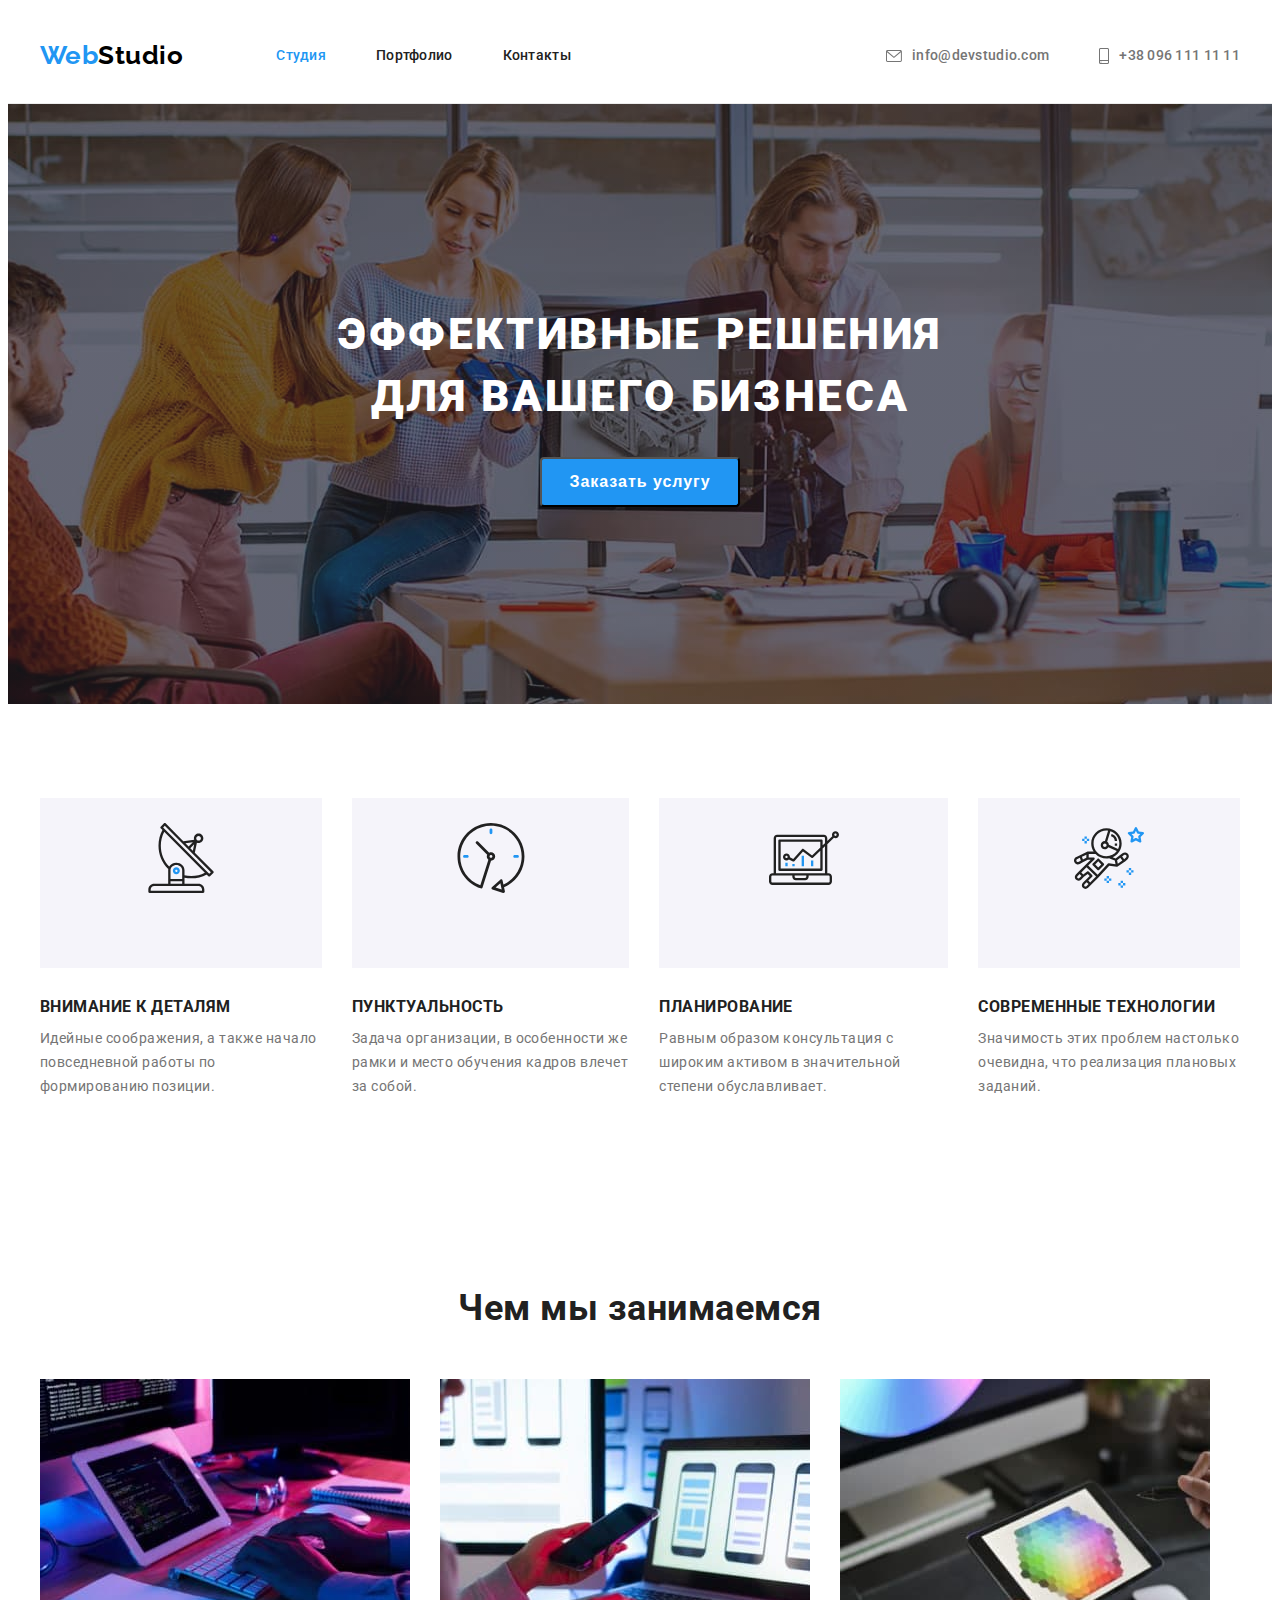
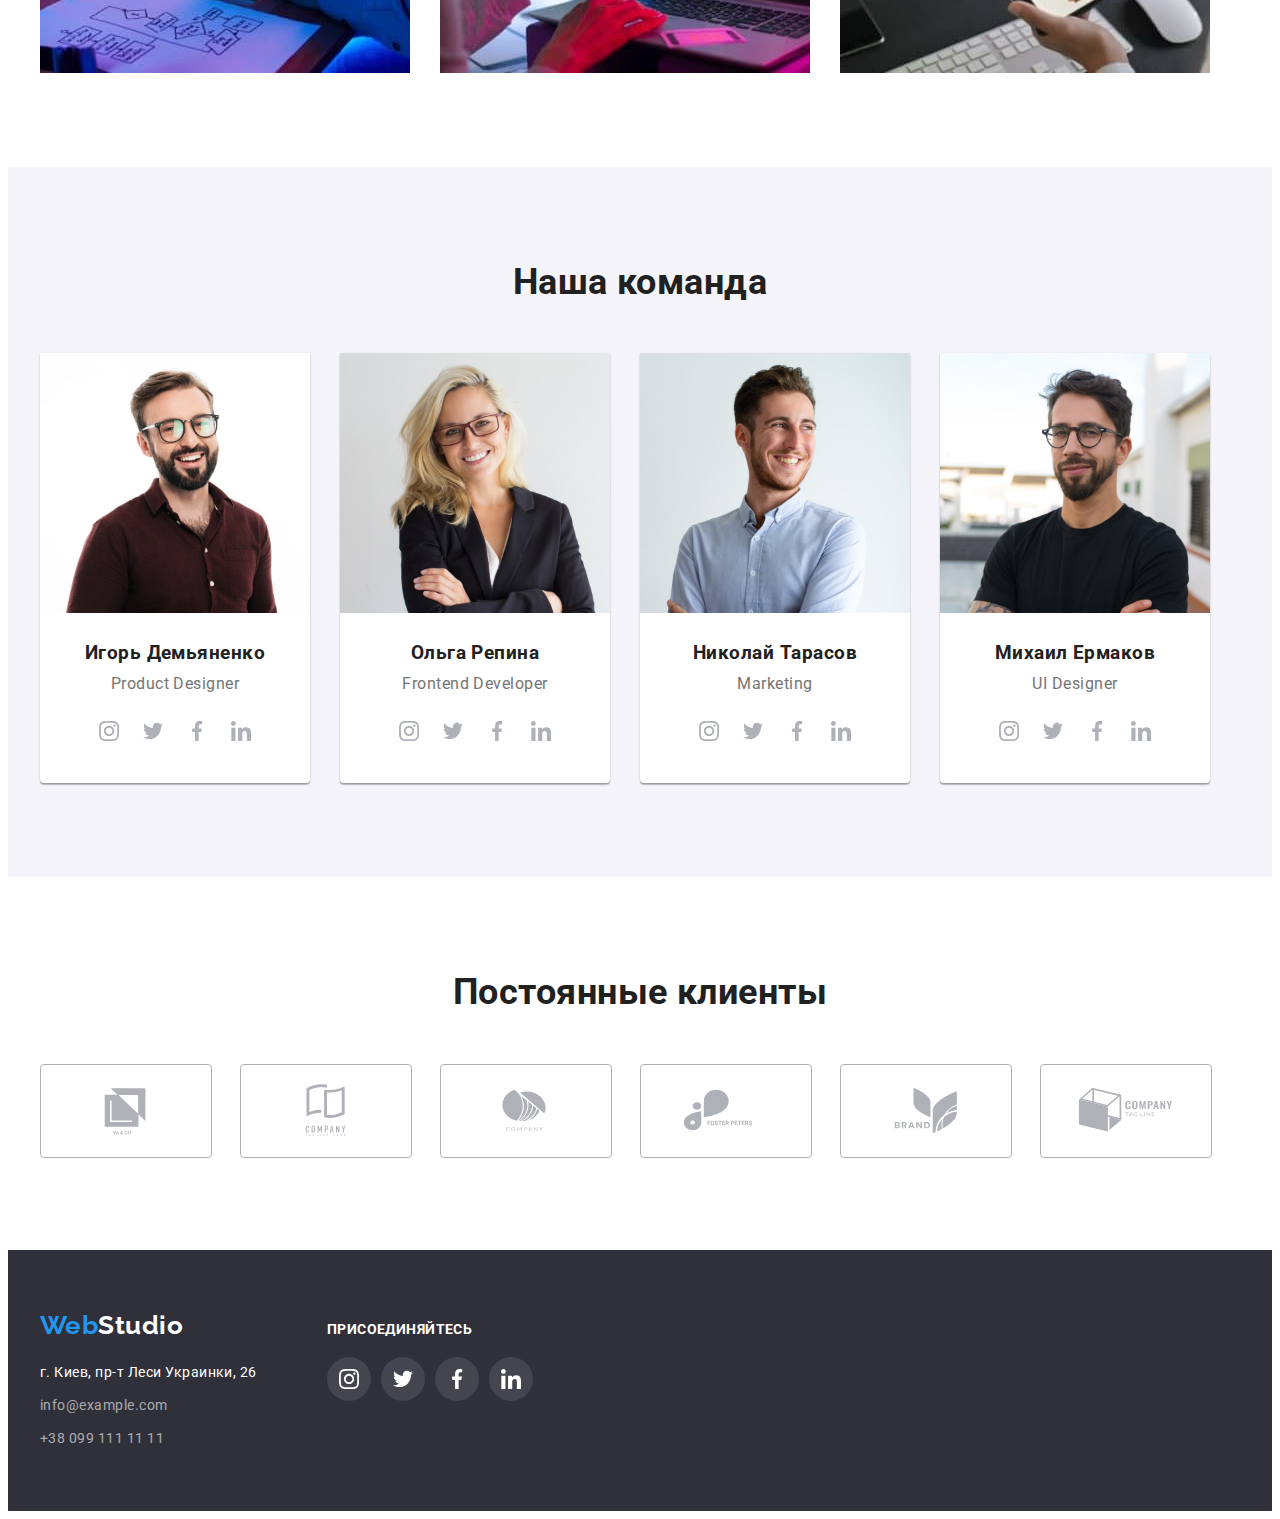
<file: index.html>
<!DOCTYPE html>
<html lang="ru">

<head>
    <meta charset="UTF-8" />
    <meta name="viewport" content="width=device-width, initial-scale=1.0" />
    <title>Document</title>
    <link rel="preconnect" href="https://fonts.gstatic.com">
    <link href="https://fonts.googleapis.com/css2?family=Raleway:wght@700&family=Roboto:wght@400;500;700;900&display=swap" rel="stylesheet">
    <link rel="stylesheet" href="https://cdnjs.cloudflare.com/ajax/libs/modern-normalize/1.0.0/modern-normalize.min.css" integrity="sha512-ISS7cAi1PEhQ8jnbJpJZMd29NlhNj4AWYyLOSp2CE/CsHxTCu+r+t0D2yoJudVrd0/8fTVPUVDzY5Tvli75u/g==" crossorigin="anonymous" referrerpolicy="no-referrer" />
    <link rel="stylesheet" href="./css/style.css">
</head>

<body>
    <!-- Верхняя линия -->
    <header class="header">
      <div class="container header-container">
        <nav class="navigation">
            <a class="logo-header link" href="">
                <span class="first-word">Web</span>Studio
            </a>

            <ul class="menu list"> 
                <li class="menu-item">
                    <a class="menu-link link current" href="index.html">Студия</a>
                </li>
                <li class="menu-item">
                    <a class="menu-link link" href="portfolio.html">Портфолио</a>
                </li>
                <li class="menu-item">
                    <a class="menu-link link" href="">Контакты</a>
                </li>   
            </ul>
        </nav>
        <ul class="menu list">
            <li class="contact-menu">
              <a class="contact link" href="mailto:info@devstudio.com">
                <svg width="16" heigth="12" class="mail-icon">
                    <use href="./images/icons.svg#icon-mail"></use>
                </svg>  
                    info@devstudio.com</a>
            </li>
           <li class="contact-menu">
              <a class="contact link" href="tel:+380961111111">
                <svg width="10" heigth="16" class="phone-icon">
                    <use href="./images/icons.svg#icon-smartphone"></use>
                </svg>  
                    +38 096 111 11 11</a>
            </li>
        </ul>
      </div>
       
    </header>

    <main>
        <!-- Шапка сайта-->
        <section class="hero">
            <div class="container hero-container">
                <h2 class="hero-title">
                    эффективные решения для вашего бизнеса
                </h2>
                <button class="button" type="button">
                    Заказать услугу
                </button>
            </div>
        </section>

        <!-- Особенности -->
        <section class="section">
            <div class="container">
                <h2 hidden>
                    Наши сильные стороны
                </h2>
        
                <ul class="features list">
                    <li class="feature-item">
                        <div class="feature-item-color">
                            <svg class="item-icon">
                                <use href="./images/icons.svg#icon-antenna"></use>
                            </svg>
                        </div>
                         <h3 class="feature-title">внимание к деталям</h3>
                        <p>
                             Идейные соображения, а также начало повседневной работы по формированию позиции.
                        </p>
                    </li>
                    <li class="feature-item">
                        <div class="feature-item-color">
                            <svg class="item-icon">
                                <use href="./images/icons.svg#icon-vector"></use>
                            </svg>
                        </div>
                        <h3 class="feature-title">пунктуальность</h3>
                        <p>
                             Задача организации, в особенности же рамки и место обучения кадров влечет за собой.
                        </p>
                    </li>
                    <li class="feature-item">
                        <div class="feature-item-color">
                            <svg class="item-icon">
                                <use href="./images/icons.svg#icon-diagram"></use>
                            </svg>
                        </div>
                        <h3 class="feature-title">планирование</h3>
                        <p>
                             Равным образом консультация с широким активом в значительной степени обуславливает.
                        </p>
                     </li>
                    <li class="feature-item">
                        <div class="feature-item-color">
                            <svg class="item-icon">
                                <use href="./images/icons.svg#icon-astronaut"></use>
                            </svg>
                        </div>
                        <h3 class="feature-title">современные технологии</h3>
                         <p>
                            Значимость этих проблем настолько очевидна, что реализация плановых заданий.
                         </p>
                     </li>
                 </ul>
            </div>

        </section>

        <!-- Чем мы занимаемся -->

        <section class="section">
             <div class="container">
                <h2 class="heading">Чем мы занимаемся</h2>
                <ul class="work-container list">
                    <li class="work-item">
                        <img src="./images/1.jpg" alt="Человек набирает код на планшете" width="370" height="294"/>
                    </li>
                    <li class="work-item">
                        <img src="./images/2.jpg" alt="Человек работает с телефоном и ноутбуком" width="370" height="294"/>
                   </li>
                    <li class="work-item">
                        <img src="./images/3.jpg" alt="Дизайнер определяет цветовую гаму" width="370" height="294"/>
                    </li>
                </ul>
             </div>

        </section>

        <!-- Наша команда -->
        
        <section class="team section">
           <div class="container">
            <h2 class="heading">Наша команда</h2>
            <ul class="team-container list">
                
                <li class="team-desc">
                    <img 
                        src="./images/team_card_1.jpg" 
                        alt="Мужчина в очках и бордовой рубашке" 
                        width="270" height="260"
                    />

                    <div class="team-card">
                        <h3 class="person-name">Игорь Демьяненко</h3>
                        <p class="job-name">Product Designer</p>
                        <ul class="social-list list">
                            <li class="social-list-item">
                                <a class="social-list-item-link">
                                    <svg class="social-list-icon">
                                        <use href="./images/icons.svg#icon-instagram"></use>
                                    </svg>
                                </a>
                            </li>

                            <li class="social-list-item">
                                <a class="social-list-item-link">
                                    <svg class="social-list-icon">
                                        <use href="./images/icons.svg#icon-twitter"></use>
                                    </svg>
                                </a>
                            </li>

                            <li class="social-list-item">
                                <a class="social-list-item-link">
                                    <svg class="social-list-icon">
                                        <use href="./images/icons.svg#icon-facebook"></use>
                                    </svg>
                                </a>
                            </li>

                            <li class="social-list-item">
                                <a class="social-list-item-link">
                                    <svg class="social-list-icon">
                                        <use href="./images/icons.svg#icon-linkedin"></use>
                                    </svg>
                                </a>
                            </li>
                        </ul>
                    </div>
                </li>

                <li class="team-desc">
                         <img 
                            src="./images/team_card_2.jpg" 
                            alt="Блондинка в очках и черном пиджаке" 
                            width="270" height="260"
                        />
    
                        <div class="team-card">
                            <h3 class="person-name">Ольга Репина</h3>
                            <p class="job-name">Frontend Developer</p>
                            <ul class="social-list list">
                                <li class="social-list-item">
                                    <a class="social-list-item-link">
                                        <svg class="social-list-icon">
                                            <use href="./images/icons.svg#icon-instagram"></use>
                                        </svg>
                                    </a>
                                </li>
    
                                <li class="social-list-item">
                                    <a class="social-list-item-link">
                                        <svg class="social-list-icon">
                                            <use href="./images/icons.svg#icon-twitter"></use>
                                        </svg>
                                    </a>
                                </li>
    
                                <li class="social-list-item">
                                    <a class="social-list-item-link">
                                        <svg class="social-list-icon">
                                            <use href="./images/icons.svg#icon-facebook"></use>
                                        </svg>
                                    </a>
                                </li>
    
                                <li class="social-list-item">
                                    <a class="social-list-item-link">
                                        <svg class="social-list-icon">
                                            <use href="./images/icons.svg#icon-linkedin"></use>
                                        </svg>
                                    </a>
                                </li>
                            </ul>    
                        </div>
                </li>
                
                <li class="team-desc">
                            <img src="./images/team_card_3.jpg" 
                            alt="Улыбающийся мужчина в голубой рубашке" 
                            width="270" height="260"/>

                        <div class="team-card">
                            <h3 class="person-name">Николай Тарасов</h3>
                            <p class="job-name">Marketing</p>
                            <ul class="social-list list">
                                <li class="social-list-item">
                                    <a class="social-list-item-link">
                                        <svg class="social-list-icon">
                                            <use href="./images/icons.svg#icon-instagram"></use>
                                        </svg>
                                    </a>
                                </li>
    
                                <li class="social-list-item">
                                    <a class="social-list-item-link">
                                        <svg class="social-list-icon">
                                            <use href="./images/icons.svg#icon-twitter"></use>
                                        </svg>
                                    </a>
                                </li>
    
                                <li class="social-list-item">
                                    <a class="social-list-item-link">
                                        <svg class="social-list-icon">
                                            <use href="./images/icons.svg#icon-facebook"></use>
                                        </svg>
                                    </a>
                                </li>
    
                                <li class="social-list-item">
                                    <a class="social-list-item-link">
                                        <svg class="social-list-icon">
                                            <use href="./images/icons.svg#icon-linkedin"></use>
                                        </svg>
                                    </a>
                                </li>
                            </ul>    
                        </div>
                </li>
                
                <li class="team-desc">
                            <img src="./images/team_card_4.jpg" 
                            alt="Мужчина в очках и черной футболке" 
                            width="270" height="260"/>

                        <div class="team-card">
                            <h3 class="person-name">Михаил Ермаков</h3>
                            <p class="job-name">UI Designer</p>
                            <ul class="social-list list">
                                <li class="social-list-item">
                                    <a class="social-list-item-link">
                                        <svg class="social-list-icon">
                                            <use href="./images/icons.svg#icon-instagram"></use>
                                        </svg>
                                    </a>
                                </li>
    
                                <li class="social-list-item">
                                    <a class="social-list-item-link">
                                        <svg class="social-list-icon">
                                            <use href="./images/icons.svg#icon-twitter"></use>
                                        </svg>
                                    </a>
                                </li>
    
                                <li class="social-list-item">
                                    <a class="social-list-item-link">
                                        <svg class="social-list-icon">
                                            <use href="./images/icons.svg#icon-facebook"></use>
                                        </svg>
                                    </a>
                                </li>
    
                                <li class="social-list-item">
                                    <a class="social-list-item-link">
                                        <svg class="social-list-icon">
                                            <use href="./images/icons.svg#icon-linkedin"></use>
                                        </svg>
                                    </a>
                                </li>
                            </ul>    
                        </div>
                </li>

            </ul>
           </div>

        </section>

        <!--Постоянные клиенты-->

        <section class="section">
            <div class="container">
                <h2 class="heading">Постоянные клиенты</h2>
                <ul class="clients list">
                    <li class="clients-item">
                        <a class="clients-link" href="">
                            <svg width="106" heigth="60" class="clients-icon">
                                <use href="./images/icons.svg#icon-logo-1"></use>
                            </svg>
                        </a>
                    </li>

                    <li class="clients-item">                       
                         <a class="clients-link" href="">
                        <svg width="106" heigth="60" class="clients-icon">
                            <use href="./images/icons.svg#icon-logo-2"></use>
                        </svg>
                    </a>
                    </li>

                    <li class="clients-item">
                        <a class="clients-link" href="">
                            <svg width="106" heigth="60" class="clients-icon">
                                <use href="./images/icons.svg#icon-logo-3"></use>
                            </svg>
                        </a>
                    </li>

                    <li class="clients-item">
                        <a class="clients-link" href="">
                            <svg width="106" heigth="60" class="clients-icon">
                                <use href="./images/icons.svg#icon-logo-4"></use>
                            </svg>
                        </a>
                    </li>

                    <li class="clients-item">
                        <a class="clients-link" href="">
                            <svg width="106" heigth="60" class="clients-icon">
                                <use href="./images/icons.svg#icon-logo-5"></use>
                            </svg>
                        </a> 
                    </li>

                    <li class="clients-item">
                        <a class="clients-link" href="">
                            <svg width="106" heigth="60" class="clients-icon">
                                <use href="./images/icons.svg#icon-logo-6"></use>
                            </svg>
                        </a>
                    </li>
                </ul>
    
            </div>
        </section>

    </main>

    <!-- Футер -->
    <footer class="footer">
        <div class="container footer-container">
        <div class="footer-first-part">
            <a class="logo-footer link" href=""><span class="first-word">Web</span><span class="second-word">Studio</span></a>
            <address class="address">
                <ul class="list">
                    <li class="address-item">
                        <a class="adress-link" href="">г. Киев, пр-т Леси Украинки, 26</a>
                    </li>
                    <li class="address-item">
                        <a class="contact-link" href="mailto:info@example.com">info@example.com</a>
                    </li>
                    <li class="address-item">
                        <a class="contact-link" href="tel:+380991111111">+38 099 111 11 11</a>
                    </li>
                </ul>
            </address>
        </div>

        <div class="footer-second-part">
            <p class="social-link-title">присоединяйтесь</p>
            <ul class="list footer-social-list">
                <li class="footer-social-list-item">
                    <a class="footer-social-list-link">
                        <svg class="social-list-icon">
                            <use href="./images/icons.svg#icon-instagram"></use>
                        </svg>
                    </a>
                </li>

                <li class="footer-social-list-item">
                    <a class="footer-social-list-link">
                        <svg class="social-list-icon">
                            <use href="./images/icons.svg#icon-twitter"></use>
                        </svg>
                    </a>
                </li>

                <li class="footer-social-list-item">
                    <a class="footer-social-list-link">
                        <svg class="social-list-icon">
                            <use href="./images/icons.svg#icon-facebook"></use>
                        </svg>
                    </a>
                </li>

                <li class="footer-social-list-item">
                    <a class="footer-social-list-link">
                        <svg class="social-list-icon">
                            <use href="./images/icons.svg#icon-linkedin"></use>
                        </svg>
                    </a>
                </li>
            </ul>
        </div>
        </div>
    </footer>
</body>

</html>
</file>
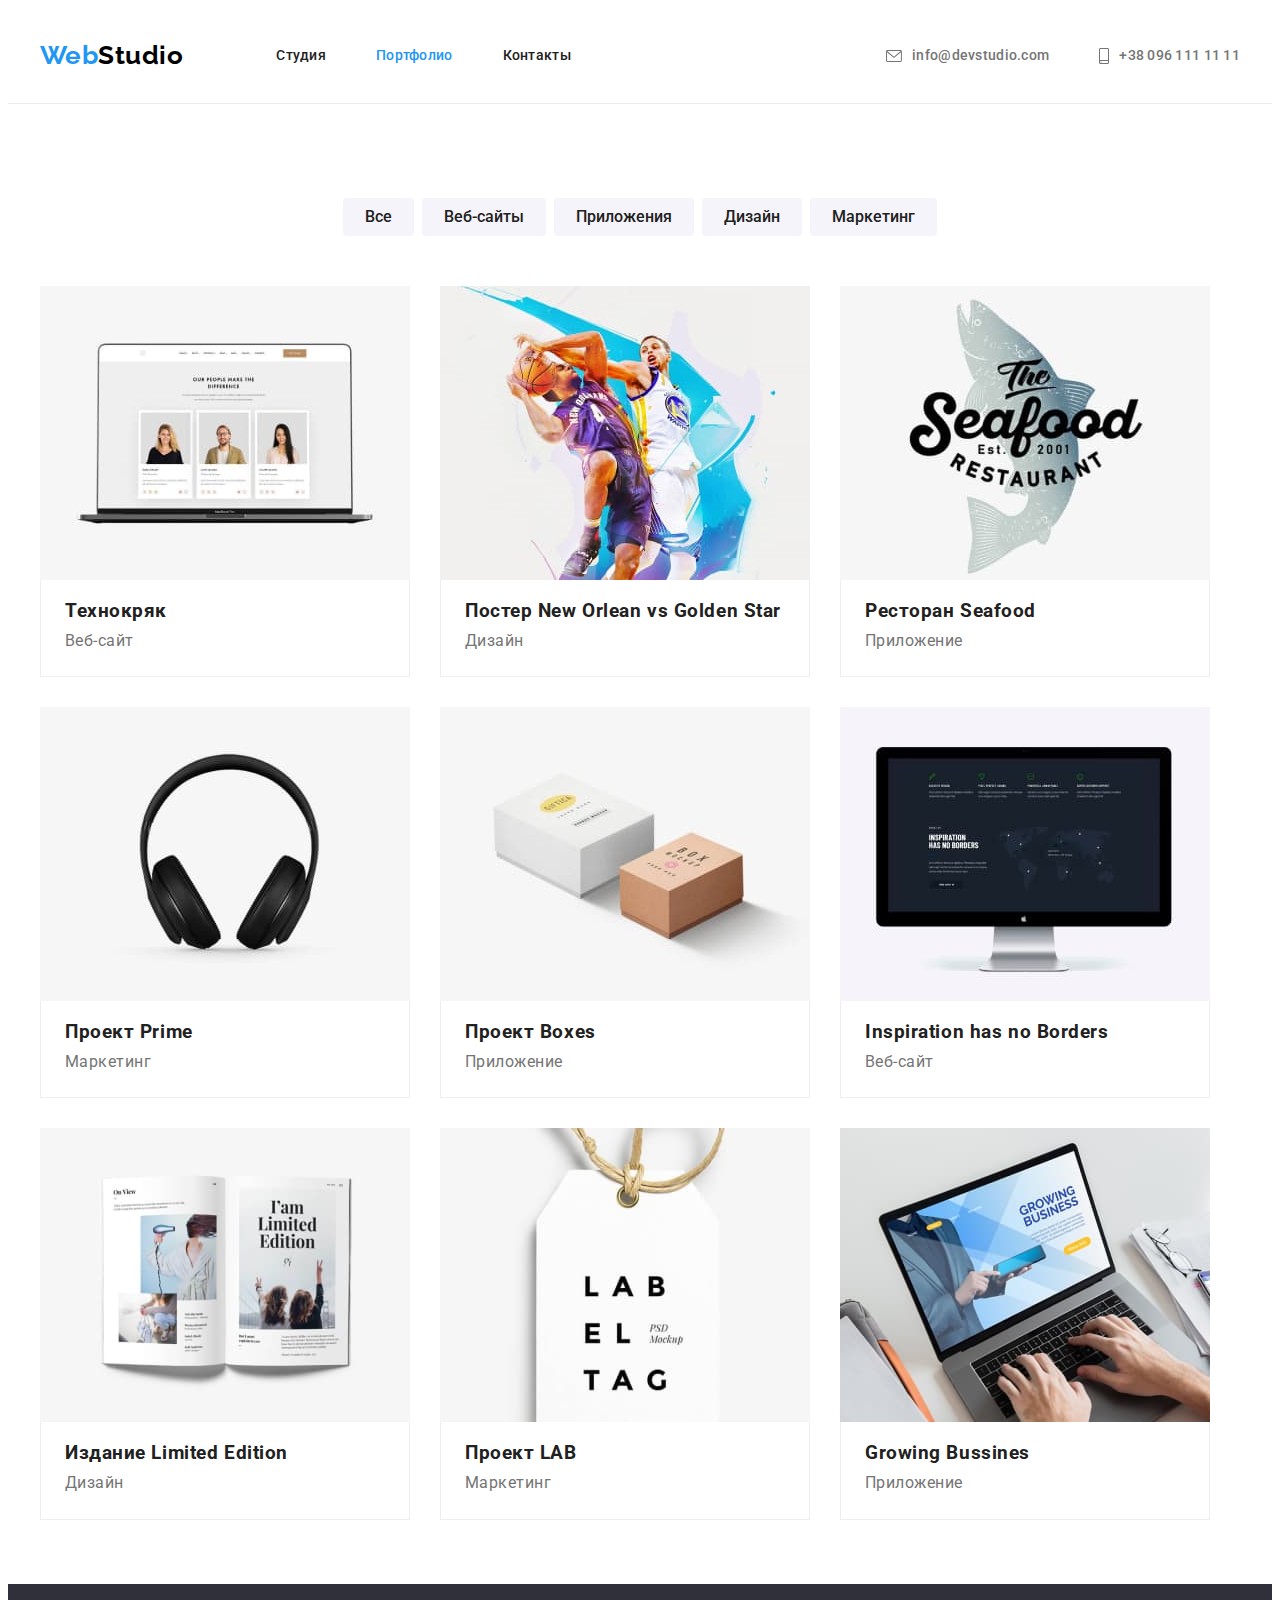
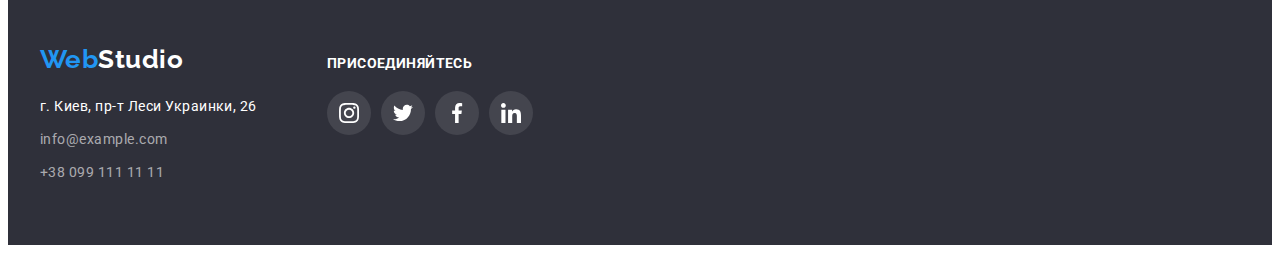
<file: portfolio.html>
<!DOCTYPE html>
<html lang="ru">

<head>
    <meta charset="UTF-8" />
    <meta name="viewport" content="width=device-width, initial-scale=1.0" />
    <title>Document</title>
    <link rel="preconnect" href="https://fonts.gstatic.com">
    <link href="https://fonts.googleapis.com/css2?family=Raleway:wght@700&family=Roboto:wght@400;500;700;900&display=swap" rel="stylesheet">
    <link rel="stylesheet" href="https://cdnjs.cloudflare.com/ajax/libs/modern-normalize/1.0.0/modern-normalize.min.css" integrity="sha512-ISS7cAi1PEhQ8jnbJpJZMd29NlhNj4AWYyLOSp2CE/CsHxTCu+r+t0D2yoJudVrd0/8fTVPUVDzY5Tvli75u/g==" crossorigin="anonymous" referrerpolicy="no-referrer" />
    <link rel="stylesheet" href="./css/style.css">
</head>

<body>

    <!-- Верхняя линия -->

    <header class="header">
        <div class="container header-container">
          <nav class="navigation">
              <a class="logo-header link" href="">
                  <span class="first-word">Web</span>Studio
              </a>
  
              <ul class="menu list"> 
                  <li class="menu-item">
                      <a class="menu-link link" href="index.html">Студия</a>
                  </li>
                  <li class="menu-item">
                      <a class="menu-link link current" href="portfolio.html">Портфолио</a>
                  </li>
                  <li class="menu-item">
                      <a class="menu-link link" href="">Контакты</a>
                  </li>   
              </ul>
          </nav>
          <ul class="menu list">
              <li class="contact-menu">
                <a class="contact link" href="mailto:info@devstudio.com">
                  <svg width="16" heigth="12" class="mail-icon">
                      <use href="./images/icons.svg#icon-mail"></use>
                  </svg>  
                      info@devstudio.com</a>
              </li>
             <li class="contact-menu">
                <a class="contact link" href="tel:+380961111111">
                  <svg width="10" heigth="16" class="phone-icon">
                      <use href="./images/icons.svg#icon-smartphone"></use>
                  </svg>  
                      +38 096 111 11 11</a>
              </li>
          </ul>
        </div>
         
      </header>
    

    <main>

        <section class="section">

         <!-- Фильтр -->

            <div class="container">
                <h1 hidden>Портфолио</h1>
                <ul class="filter list">
                    <li class="filter-button">
                        <button  class="portfolio-button" type="button">Все</button>
                    </li>
                    <li class="filter-button">
                        <button  class="portfolio-button" type="button">Веб-сайты</button>
                    </li>
                    <li class="filter-button">
                        <button  class="portfolio-button" type="button">Приложения</button>
                    </li>
                    <li class="filter-button">
                        <button  class="portfolio-button" type="button">Дизайн</button>
                    </li>
                    <li class="filter-button">
                        <button  class="portfolio-button" type="button">Маркетинг</button>
                    </li>
                </ul>
        
         <!-- Портфолио -->
    
                <ul class="card-set list">

                    <li class="item">
                        <a href="" class="item-link">
                            <img 
                            src="./images/website.jpg" 
                            alt="Веб-сайт Технокряк" 
                            width="370" height="294"
                            />

                        <div class="card-content">
                            <h3 class="card-desc">Технокряк</h3>
                            <p class="card-text">Веб-сайт</p>
                        </div>
                        </a>
                    </li>

                    <li class="item">
                        <a href="" class="item-link">
                            <img 
                            src="./images/design-new-orlean.jpg" 
                            alt="Постер Нью Орлеан и Голден Стар" 
                            width="370" height="294"
                            />

                        <div class="card-content">
                            <h3 class="card-desc">Постер New Orlean vs Golden Star</h3>
                            <p class="card-text">Дизайн</p>
                        </div>
                        </a>
                    </li>

                    <li class="item">
                        <a href="" class="item-link">
                            <img 
                            src="./images/app-seafood.jpg" 
                            alt="Ресторан Си фуд" 
                            width="370" height="294"
                            />

                        <div class="card-content">
                            <h3 class="card-desc">Ресторан Seafood</h3>
                            <p class="card-text">Приложение</p>
    
                        </div>
                        </a>
                    </li>

                    <li class="item">
                        <a href="" class="item-link">
                            <img 
                            src="./images/marketing-prime.jpg" 
                            alt="Большие черные наушники" 
                            width="370" height="294"
                            />

                        <div class="card-content">
                            <h3 class="card-desc">Проект Prime</h3>
                            <p class="card-text">Маркетинг</p>
    
                        </div>
                        </a>
                    </li>

                    <li class="item">
                        <a href="" class="item-link">
                            <img 
                            src="./images/app-boxes.jpg" 
                            alt="Белая и коричневая коробка" 
                            width="370" height="294"
                            />

                        <div class="card-content">
                            <h3 class="card-desc">Проект Boxes</h3>
                            <p class="card-text">Приложение</p>
                        </div>
                        </a>
                    </li>

                    <li class="item">
                        <a href="" class="item-link">
                            <img 
                            src="./images/website-inspiration.jpg" 
                            alt="Моноблок Эпл Ай Мак" 
                            width="370" height="294"
                            />

                        <div class="card-content">
                            <h3 class="card-desc">Inspiration has no Borders</h3>
                            <p class="card-text">Веб-сайт</p>
                            </div>
                        </a>
                    </li>

                    <li class="item">
                        <a href="" class="item-link">
                            <img 
                            src="./images/design-limited-edition.jpg" 
                            alt="Журнал Лимитед Эдишион" 
                            width="370" height="294"
                            />

                        <div class="card-content">
                            <h3 class="card-desc">Издание Limited Edition</h3>
                            <p class="card-text">Дизайн</p>
                        </div>
                        </a>
                    </li>

                    <li class="item">
                        <a href="" class="item-link">
                            <img 
                            src="./images/marketing-lab.jpg" 
                            alt="Табличка с надписью" 
                            width="370" height="294"
                            />

                        <div class="card-content">
                            <h3 class="card-desc">Проект LAB</h3>
                            <p class="card-text">Маркетинг</p>
                        </div>
                        </a>
                    </li>

                    <li class="item">
                        <a href="" class="item-link">
                            <img 
                            src="./images/app-growing-bussines.jpg" 
                            alt="Человек делает презентацию на ноутбуке" 
                            width="370" height="294"
                            />

                        <div class="card-content">
                            <h3 class="card-desc">Growing Bussines</h3>
                            <p class="card-text">Приложение</p>
                        </div>
                        </a>
                    </li>
                </ul>
            </div>
        </section>
        </div>
    </main>

    <!-- Футер -->
    <footer class="footer">
        <div class="container footer-container">
        <div class="footer-first-part">
            <a class="logo-footer link" href=""><span class="first-word">Web</span><span class="second-word">Studio</span></a>
            <address class="address">
                <ul class="list">
                    <li class="address-item">
                        <a class="adress-link" href="">г. Киев, пр-т Леси Украинки, 26</a>
                    </li>
                    <li class="address-item">
                        <a class="contact-link" href="mailto:info@example.com">info@example.com</a>
                    </li>
                    <li class="address-item">
                        <a class="contact-link" href="tel:+380991111111">+38 099 111 11 11</a>
                    </li>
                </ul>
            </address>
        </div>

        <div class="footer-second-part">
            <p class="social-link-title">присоединяйтесь</p>
            <ul class="list footer-social-list">
                <li class="footer-social-list-item">
                    <a class="footer-social-list-link">
                        <svg class="social-list-icon">
                            <use href="./images/icons.svg#icon-instagram"></use>
                        </svg>
                    </a>
                </li>

                <li class="footer-social-list-item">
                    <a class="footer-social-list-link">
                        <svg class="social-list-icon">
                            <use href="./images/icons.svg#icon-twitter"></use>
                        </svg>
                    </a>
                </li>

                <li class="footer-social-list-item">
                    <a class="footer-social-list-link">
                        <svg class="social-list-icon">
                            <use href="./images/icons.svg#icon-facebook"></use>
                        </svg>
                    </a>
                </li>

                <li class="footer-social-list-item">
                    <a class="footer-social-list-link">
                        <svg class="social-list-icon">
                            <use href="./images/icons.svg#icon-linkedin"></use>
                        </svg>
                    </a>
                </li>
            </ul>
        </div>
        </div>
    </footer>
</body>

</html>
</file>
<file: css/style.css>
:root {
    --accent-color:#2196F3;
    --title-text-color: #212121;
    --primary-text-color: #757575;
    --secondary-text-color: #FFFFFF;
    --grey-bg-color: #2F303A;
    --white-bg-color: #E5E5E5;
}

body {
    font-family: "Roboto", sans-serif;
    font-style: normal;
    font-weight: 400;
    background-color: var(--secondary-text-color);
    color: var(--primary-text-color);
    letter-spacing: 0.03em;
}

/*Верхняя линия*/

.header {
    background-color: var(--secondary-text-color);
    border-bottom: 1px solid #ECECEC;
}

.header-container {
    display: flex;
    align-items: center;
    justify-content: space-between;
    padding-top: 32px;
    padding-bottom: 32px;
}

.navigation {
    display: flex;
    align-items: center;
}

.logo-header{
    color: #000000;
    font-family: Raleway;
    font-weight: 700;
    font-size: 26px;
    line-height: 1.2;
    margin-right: 93px;
}

.link {
    text-decoration: none;
}

.link:focus,
.link:hover {
    color: var(--accent-color);
}

.first-word {
    color: var(--accent-color);
}

.menu {
    font-weight: 500;
    font-size: 14px;
    line-height: 1.14;
    letter-spacing: 0.02em;
    display: flex;
}

.list {
    list-style-type: none;
}

.menu-item:not(:last-child) {
    margin-right: 50px;
}

.menu-link {
    color: var(--title-text-color);
}

.current {
    color: var(--accent-color);
}

.contact {
    color: var(--primary-text-color);
    display: flex;
    align-items: center;
    justify-content: center;
}

.contact-menu {
    display: flex;
    align-items: center;
    justify-content: center;
}

.contact-menu:not(:last-child) {
    margin-right: 50px; 
}

.mail-icon {
    width: 16px;
    height: 12px;
    margin-right: 10px;
}

.link:hover .mail-icon,
.link:focus .mail-icon {
    fill: var(--accent-color);
}

.phone-icon {
    width: 10px;
    height: 16px;
    margin-right: 10px;   
}

.link:hover .phone-icon,
.link:focus .phone-icon {
    fill: var(--accent-color);
}


/*Шапка сайта*/

.hero {
    height: 600px;
    max-width: 1600px;
    
    background-image: linear-gradient(
        to right,
        rgba(47, 48, 58, 0.4),
        rgba(47, 48, 58, 0.4)
        ),
        url(../images/bg-hero.jpg);
    background-size: cover;
    background-position: center;
    background-repeat: no-repeat;
    
    background-color: #2F303A;
}

.hero-container {
    display: flex;
    flex-direction: column;
    align-items: center;
    padding-top: 200px;
    padding-bottom: 200px;
}

.hero-title {
    font-weight: 900;
    font-size: 44px;
    line-height: 1.4;
    letter-spacing: 0.06em;
    color: var(--secondary-text-color);
    margin-bottom: 30px;
    width: 696px;
    text-align: center;
    text-transform: uppercase;
}

.button {
    font-weight: 700;
    font-size: 16px;
    line-height: 1.88;
    letter-spacing: 0.06em;
    color: var(--secondary-text-color);
    background-color: var(--accent-color);
    cursor: pointer;
    min-width: 200px;
    height: 50px;
    box-shadow: 0px 4px 4px rgba(0, 0, 0, 0.15);
    border-radius: 4px;
}

.button:hover,
.button:focus {
    color: var(--accent-color);
}

/*Особенности*/

.section {
    padding-top: 94px;
    padding-bottom: 94px;
}

.features {
    font-size: 14px;
    line-height: 1.71;
    display: flex;
    justify-content: space-between;
    margin-left: -30px;
}

.feature-item {
    margin-left: 30px;
}

.feature-item-color {
    background-color: #F5F4FA;
    height: 120px;
    text-align: center;
    padding-top: 25px;
    padding-bottom: 25px;
    margin-bottom: 30px;
}

.item-icon {
    width: 70px;
    height: 70px;
}

.feature-title {
    font-weight: 700;
    line-height: 1.14;
    color: var(--title-text-color);
    text-transform: uppercase;
    margin-bottom: 10px;
}

/*Чем мы занимаемся*/

.heading {
    font-weight: 700;
    font-size: 36px;
    line-height: 1.17;
    text-align: center;
    color: var(--title-text-color);
    margin-bottom: 50px;
}

.work-container {
    display: flex;
    align-items: center;
    margin-left: -30px;
}
 
.work-item {
    margin-left: 30px;

}

/*Наша команда*/

.team {
    background-color: #F5F4FA;
}

.team-container {
    display: flex;
    align-items: center;
    margin-left: -30px;
}

.team-desc {
    font-weight: 500;
    font-size: 16px;
    line-height: 1.17;
    color: var(--title-text-color);
    margin-left: 30px;
    text-align: center;
    background: #ffffff;
    box-shadow: 0px 1px 3px rgba(0, 0, 0, 0.12), 0px 1px 1px rgba(0, 0, 0, 0.14),
    0px 2px 1px rgba(0, 0, 0, 0.2);
    border-radius: 0px 0px 4px 4px;
}

.team-card {
    padding-top: 30px;
    padding-bottom: 30px;
}

.person-name {
    margin-bottom: 10px;
    /*margin-top: 30px;*/
}

.job-name {
    font-weight: 400;
    color: var(--primary-text-color);
   /* padding-bottom: 30px;*/
}

.social-list {
    display: flex;
    align-items: center;
    justify-content: center;
    margin-top: 16px;
    height: 100%;
}

.social-list-item {
    width: 44px;
    height: 44px;
    display: flex;
    justify-content: center;
}



.social-list-item-link {
    display: block;
    padding: 12px;
    border-radius: 50%;
    color: #AFB1B8;
}

.social-list-item-link:hover,
.social-list-item-link:focus {
    color: var(--secondary-text-color);
    background-color: var(--accent-color);
    cursor: pointer;
}

.social-list-icon {
    width: 20px;
    height: 20px;
}

/*Постоянные клиенты*/

.clients {
    display: flex;
}

.clients-item {
    width: 170px;
    height: 92px;
}

.clients-item:not(:last-child) {
    margin-right: 30px;
}

.clients-link {
    display: flex;
    justify-content: center;
    align-items: center;
    width: 100%;
    height: 100%;
    border: 1px solid #afb1b8;
    border-radius: 4px;
    fill: #afb1b8;
}

.clients-link:hover,
.clients-link:focus {
  border-color: var(--accent-color);
  color: var(--accent-color);
}

.clients-icon {
    width: 106px;
    height: 60px;
}

.clients-link:hover .clients-icon,
.contact-link:focus .clients-icon {
    fill: var(--accent-color);
}

/*Футер*/

.footer {
    background-color: var(--grey-bg-color);
    padding-top: 60px;
    padding-bottom: 60px;
}

.footer-container {
    display: flex;
    align-items: baseline;
}

.logo-footer {
    color: #000000;
    font-family: Raleway;
    font-weight: 700;
    font-size: 26px;
    line-height: 1.2;
}

.address {
    margin-top: 20px;
}

.second-word {
    color: var(--secondary-text-color);
}

.address-item {
    font-style: normal;
    font-size: 14px;
    line-height: 1.71;
}

.address-item:not(:last-child) {
    margin-bottom: 9px;
}

.adress-link {
    color: var(--secondary-text-color);
    text-decoration: none;
}

.adress-link:focus,
.adress-link:hover {
    color: var(--accent-color);
}

.contact-link {
    color: rgba(255, 255, 255, 0.6);
    text-decoration: none;
}
 
.contact-link:hover,
.contact-link:focus {
    color: var(--accent-color);
}

.footer-first-part {
    margin-right: 70px;
}

.footer-second-part {
}

.social-link-title {
    font-family: Roboto;
    font-style: normal;
    font-weight: bold;
    font-size: 14px;
    line-height: 16px;
    letter-spacing: 0.03em;
    text-transform: uppercase;
    margin-bottom: 20px;

    color: #FFFFFF;

}

.footer-social-list {
    display: flex;
    align-items: center;
    justify-content: center;
}

.footer-social-list-item {
    width: 44px;
    height: 44px;
    display: flex;
    justify-content: center;
    margin-right: 10px;
}

.footer-social-list-link {
    display: block;
    padding: 12px;
    border-radius: 50%;
    color: var(--secondary-text-color);
    background-color: rgba(255, 255, 255, 0.1);
}

.footer-social-list-link:hover,
.footer-social-list-link:focus {
    background-color: var(--accent-color);
    cursor: pointer;
}

/*Портфолио*/

.filter {
    margin-bottom: 50px;
    display: flex;
    justify-content: center;
}

.filter-button:not(:first-child) {
    margin-left: 8px;
}

.portfolio-button {
    font-family: "Roboto", sans-serif;
    font-weight: 500;
    font-size: 16px;
    line-height: 1.63;
    text-align: center;
    color: var(--title-text-color);
    background-color: #F5F4FA;
    cursor: pointer;
    border-color: currentColor;
    border-radius: 4px;
    border: none;
    padding: 6px 22px;
}

.portfolio-button:hover,
.portfolio-button:focus {
    background-color: var(--accent-color);
    color: var(--secondary-text-color);
    box-shadow: 0px 3px 1px rgba(0, 0, 0, 0.1), 0px 1px 2px rgba(0, 0, 0, 0.08),
    0px 2px 2px rgba(0, 0, 0, 0.12);
}

.card-set {
    display: flex;
    flex-wrap: wrap;
   /* margin-right: -30px;
    margin-bottom: -30px;*/
}

.item {
    margin-right: 30px;
    margin-bottom: 30px;

}

.item:nth-child(3n+3){
    margin-right: -30px;
}

.item:nth-child(n+7){
    margin-bottom: -30px;
}

.item-link {
    display: block;
    text-decoration: none;
    color: var(--primary-text-color);
}

.item-link:hover,
.item-link:focus {
    box-shadow: 0px 1px 1px rgba(0, 0, 0, 0.12), 0px 4px 4px rgba(0, 0, 0, 0.06), 1px 4px 6px rgba(0, 0, 0, 0.16);
}

.card-link {
    display: block;
}

.card-content {
    padding: 20px 24px;
    background-color: var(--secondary-text-color);
    border-left: 1px solid #eeeeee;
    border-right: 1px solid #eeeeee;
    border-bottom: 1px solid #eeeeee;
}

.card-desc {
    letter-spacing: 0.03em;
    color: var(--title-text-color);
}

.card-text {
    font-size: 16px;
    line-height: 1.88;
    margin-top: 4px;
}

/*Позиционирование*/

h1,
h2,
h3,
h4,
h5,
h6,
p {
    margin-top: 0;
    margin-bottom: 0;
}

ul,
ol {
    margin-top: 0;
    margin-bottom: 0;
    padding-left: 0;
}

img {
    display: block;
    max-width: 100%;
    height: auto;
}

.container {
    width: 1200px;
    padding-left: 15px;
    padding-right: 15px;
    margin: 0 auto;
}
</file>
